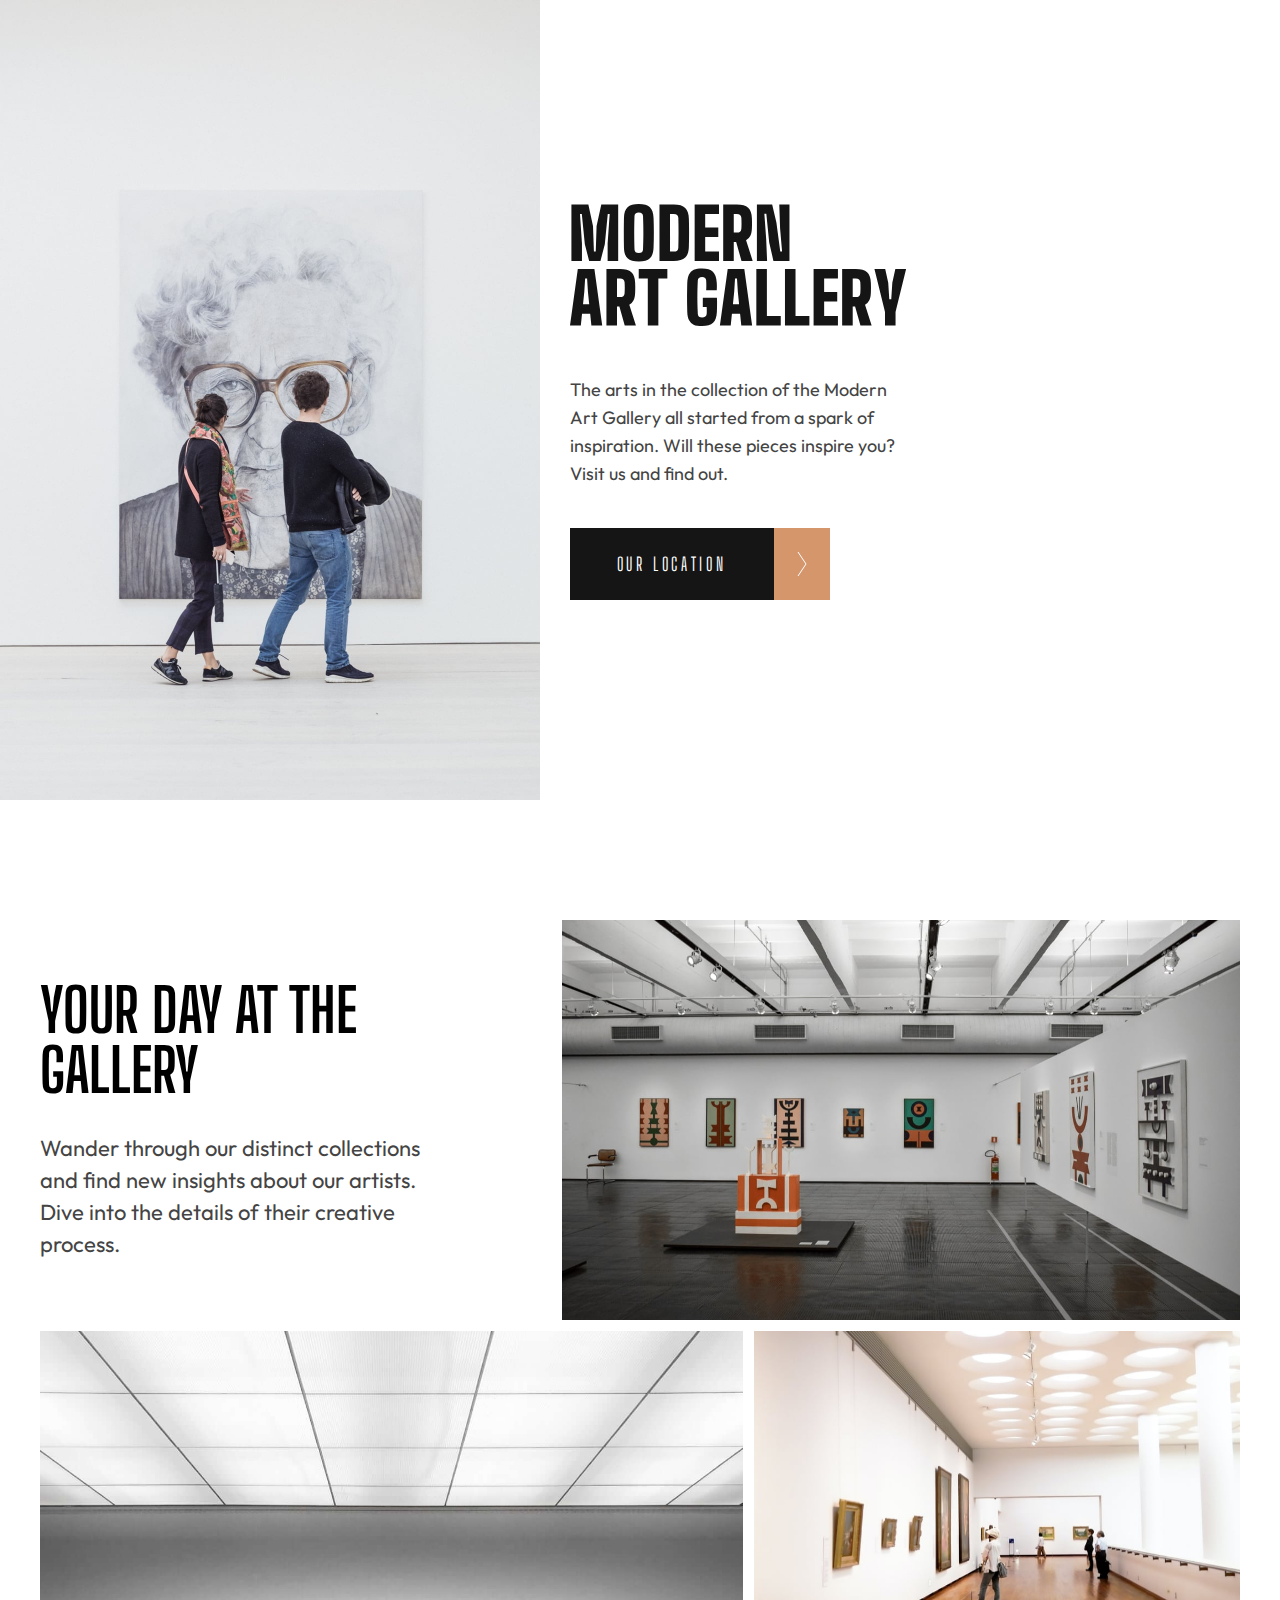
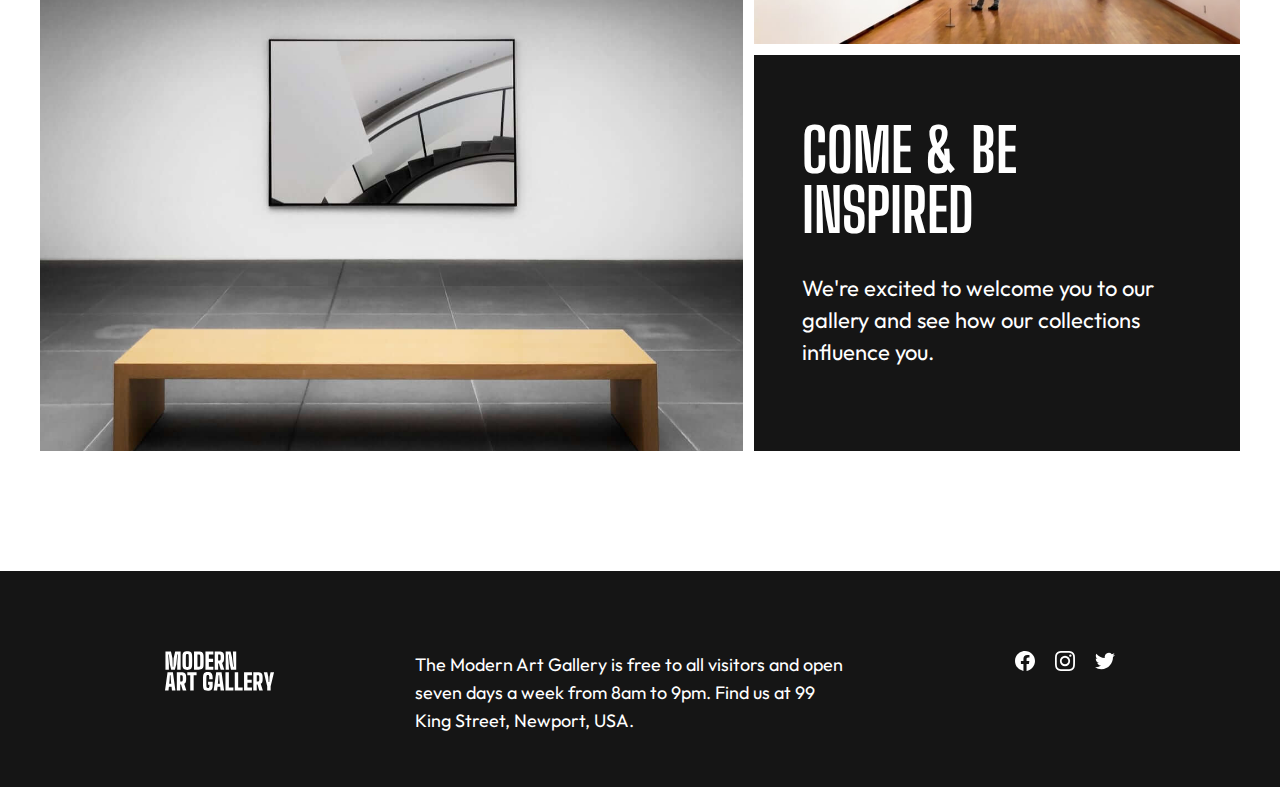
<file: index.html>
<!DOCTYPE html>
<html lang="en">

<head>
  <meta charset="UTF-8">
  <meta http-equiv="X-UA-Compatible" content="IE=edge">
  <meta name="viewport" content="width=device-width, initial-scale=1.0">
  <link rel="icon" type="image/png" sizes="32x32" href="./assets/favicon-32x32.png">
  <link rel="preconnect" href="https://fonts.googleapis.com">
  <link rel="preconnect" href="https://fonts.gstatic.com" crossorigin>
  <link
    href="https://fonts.googleapis.com/css2?family=Big+Shoulders+Display:wght@900&family=Outfit:wght@300&display=swap"
    rel="stylesheet">
  <title>Frontend Mentor | Art gallery website</title>
  <link rel="stylesheet" href="./css/normalize.css">
  <link rel="stylesheet" href="./css/styles.css">
</head>

<body>
  <div class="wrapper">
    <header class="home-header">
      <picture>
        <img src="./assets/mobile/image-hero@2x.jpg" alt="two people looking at a painting">
      </picture>
      <div class="hero-text">
        <h1>
          <svg xmlns="http://www.w3.org/2000/svg" viewBox="0 0 111 40">
            <title>Modern Art Gallery</title>
            <path
              d="M3.916 18.656V12.99L3.27 3.27h.598l.99 9.95 1.406 5.436h3.708l1.428-5.435.968-9.95h.621l-.668 9.72v5.665h3.455V.23H10.25L8.706 7.21l-.276 8.406h-.6l-.3-8.407L6.012.23H.462v18.426h3.455Zm18.61.23c1.689 0 2.902-.356 3.64-1.07.736-.714 1.135-1.9 1.197-3.559.061-1.505.092-3.105.092-4.802 0-1.697-.03-3.313-.092-4.848-.062-1.643-.46-2.822-1.198-3.536C25.428.357 24.215 0 22.525 0c-1.688 0-2.913.357-3.673 1.071-.76.714-1.155 1.893-1.186 3.536a237.22 237.22 0 0 0-.046 4.825v.365c.002 1.576.018 3.063.046 4.46.03 1.659.426 2.845 1.186 3.559s1.985 1.07 3.674 1.07Zm0-2.81c-.906 0-1.374-.39-1.405-1.174-.03-.783-.054-1.643-.07-2.58a176.449 176.449 0 0 1 0-5.78c.016-.937.04-1.797.07-2.58.03-.768.499-1.152 1.405-1.152.89 0 1.351.384 1.382 1.152.03.783.057 1.643.08 2.58a117.65 117.65 0 0 1 0 5.78c-.023.937-.05 1.797-.08 2.58-.03.783-.491 1.175-1.382 1.175Zm11.447 2.58c1.735 0 2.987-.368 3.754-1.105.768-.737 1.167-1.95 1.198-3.64a156.416 156.416 0 0 0 0-8.959c-.03-1.689-.43-2.898-1.198-3.628C36.96.595 35.708.23 33.973.23h-4.675v18.426h4.675Zm0-3.04h-1.22V3.271h1.22c.967 0 1.467.422 1.497 1.266.092 3.256.092 6.519 0 9.79-.03.86-.53 1.29-1.497 1.29Zm14.81 3.04v-3.04H44.27v-4.814h4.284v-3.04H44.27V3.271h4.514V.23h-7.97v18.425h7.97Zm4.837 0v-6.218h.783l1.75 6.218h3.663l-2.165-6.794a3.199 3.199 0 0 0 1.405-1.463c.307-.637.476-1.455.506-2.453.016-.43.027-.806.035-1.128.008-.323.008-.645 0-.968a96.42 96.42 0 0 0-.035-1.128c-.061-1.597-.472-2.745-1.232-3.444C57.57.58 56.33.23 54.61.23h-4.445v18.426h3.455Zm.99-9.259h-.99V3.271h.99c.952 0 1.451.422 1.497 1.266a28.055 28.055 0 0 1 0 3.594c-.046.844-.545 1.266-1.497 1.266Zm9.927 9.26-.299-7.072-.599-8.337h.645l.944 9.374 1.382 6.034h5.252V.23h-3.34l.276 7.9.645 7.486h-.598l-1.267-9.512L66.196.23h-4.998v18.426h3.34ZM3.547 39.77l.392-3.847H6.61l.392 3.847h3.547L7.992 21.344H2.557L0 39.77h3.547Zm2.74-6.887H4.262l.415-4.077.276-4.422h.645l.276 4.422.415 4.077Zm9.099 6.887v-6.22h.783l1.75 6.22h3.663l-2.165-6.795a3.199 3.199 0 0 0 1.404-1.463c.308-.637.477-1.454.507-2.452.016-.43.027-.807.035-1.13a22.22 22.22 0 0 0 0-.966c-.008-.323-.02-.7-.035-1.13-.061-1.596-.472-2.744-1.232-3.442-.76-.7-2-1.048-3.72-1.048h-4.445V39.77h3.455Zm.99-9.26h-.99v-6.126h.99c.952 0 1.451.422 1.497 1.267a28.055 28.055 0 0 1 0 3.593c-.046.844-.545 1.267-1.497 1.267Zm12.553 9.26V24.384h2.948v-3.04h-9.374v3.04h2.971V39.77h3.455Zm14.326.23c1.643 0 2.841-.357 3.593-1.071.753-.714 1.167-1.9 1.244-3.559.03-.706.05-1.474.058-2.303a44.296 44.296 0 0 0-.035-2.303h-4.63v2.994h1.267a16.197 16.197 0 0 1 0 2.257c-.03.384-.176.676-.437.876-.261.2-.614.299-1.06.299-.89 0-1.359-.392-1.405-1.175a90.954 90.954 0 0 1-.126-3.535 107.71 107.71 0 0 1 0-3.858c.023-1.29.065-2.472.126-3.547.046-.768.515-1.152 1.405-1.152.845 0 1.29.384 1.336 1.152.03.43.046.96.046 1.59a22.7 22.7 0 0 1-.046 1.588h3.455c.03-.353.046-.775.046-1.266 0-.492-.015-.914-.046-1.267-.107-1.643-.53-2.822-1.267-3.536-.737-.714-1.911-1.07-3.524-1.07-1.136 0-2.053.157-2.752.471a3.032 3.032 0 0 0-1.543 1.532c-.33.706-.519 1.643-.565 2.81-.015.614-.03 1.328-.046 2.142a135.078 135.078 0 0 0 0 5.102c.016.821.031 1.555.046 2.2.046 1.105.23 1.996.553 2.671a3.01 3.01 0 0 0 1.532 1.486c.699.315 1.624.472 2.775.472Zm9.375-.23.391-3.847h2.672l.391 3.847h3.547l-2.556-18.426h-5.436L49.083 39.77h3.547Zm2.74-6.887h-2.026l.414-4.077.277-4.422h.644l.277 4.422.414 4.077Zm13.636 6.887v-3.04h-4.538V21.343h-3.455V39.77h7.993Zm9.374 0v-3.04h-4.537V21.343h-3.455V39.77h7.992Zm9.351 0v-3.04h-4.514v-4.814H87.5v-3.04h-4.284v-4.492h4.514v-3.04h-7.969V39.77h7.97Zm4.837 0v-6.22h.783l1.75 6.22h3.663l-2.165-6.795a3.199 3.199 0 0 0 1.405-1.463c.307-.637.476-1.454.507-2.452.015-.43.026-.807.034-1.13.008-.322.008-.644 0-.966a96.42 96.42 0 0 0-.034-1.13c-.062-1.596-.473-2.744-1.233-3.442-.76-.7-2-1.048-3.72-1.048h-4.445V39.77h3.455Zm.99-9.26h-.99v-6.126h.99c.953 0 1.452.422 1.498 1.267a28.055 28.055 0 0 1 0 3.593c-.046.844-.545 1.267-1.497 1.267Zm13.037 9.26v-4.4l.253-1.06 3.202-12.966h-3.524l-.99 4.468-.346 5.413h-.645l-.345-5.413-.99-4.468h-3.525l3.202 12.99.253 1.036v4.4h3.455Z"
              fill="#151515" />
          </svg>
        </h1>
        <div class="hero-p-a">
          <p>The arts in the collection of the Modern Art Gallery all started
            from a spark of inspiration. Will these pieces inspire you? Visit
            us and find out.</p>
          <a href="location.html">
            <p>Our Location</p>
            <span>
              <svg xmlns="http://www.w3.org/2000/svg" viewBox="0 0 10 24">
                <title>arrow-right</title>
                <path stroke="#FFF" fill="none" d="m1 0 8 12-8 12" />
              </svg>
            </span>
          </a>
        </div>
      </div>
    </header>

    <main class="home-main">
      <div class="home-main-hero">
        <picture class="home-g1">
          <img src="./assets/mobile/image-grid-1@2x.jpg" alt="An art gallery showroom">
        </picture>
        <section class="home-top-text">
          <h2>Your day at the gallery</h2>
          <p>Wander through our distinct collections and find new insights about
            our artists. Dive into the details of their creative process.</p>
        </section>
      </div>
      <div class="home-main-grid">
        <picture class="home-g2">
          <img src="./assets/mobile/image-grid-2@2x.jpg" alt="A bench and a painting">
        </picture>
        <picture class="home-g3">
          <img src="./assets/mobile/image-grid-3@2x.jpg" alt="people looking at paintings">
        </picture>
        <section class="home-bottom-text">
          <h2>Come &amp; be inspired</h2>
          <p>We're excited to welcome you to our gallery and see how our collections
            influence you.</p>
        </section>
      </div>
    </main>
    <footer class="home-footer">
      <h3>
        <svg xmlns="http://www.w3.org/2000/svg" viewBox="0 0 111 40">
          <title>Modern Art Gallery</title>
          <path
            d="M3.916 18.656V12.99L3.27 3.27h.598l.99 9.95 1.406 5.436h3.708l1.428-5.435.968-9.95h.621l-.668 9.72v5.665h3.455V.23H10.25L8.706 7.21l-.276 8.406h-.6l-.3-8.407L6.012.23H.462v18.426h3.455Zm18.61.23c1.689 0 2.902-.356 3.64-1.07.736-.714 1.135-1.9 1.197-3.559.061-1.505.092-3.105.092-4.802 0-1.697-.03-3.313-.092-4.848-.062-1.643-.46-2.822-1.198-3.536C25.428.357 24.215 0 22.525 0c-1.688 0-2.913.357-3.673 1.071-.76.714-1.155 1.893-1.186 3.536a237.22 237.22 0 0 0-.046 4.825v.365c.002 1.576.018 3.063.046 4.46.03 1.659.426 2.845 1.186 3.559s1.985 1.07 3.674 1.07Zm0-2.81c-.906 0-1.374-.39-1.405-1.174-.03-.783-.054-1.643-.07-2.58a176.449 176.449 0 0 1 0-5.78c.016-.937.04-1.797.07-2.58.03-.768.499-1.152 1.405-1.152.89 0 1.351.384 1.382 1.152.03.783.057 1.643.08 2.58a117.65 117.65 0 0 1 0 5.78c-.023.937-.05 1.797-.08 2.58-.03.783-.491 1.175-1.382 1.175Zm11.447 2.58c1.735 0 2.987-.368 3.754-1.105.768-.737 1.167-1.95 1.198-3.64a156.416 156.416 0 0 0 0-8.959c-.03-1.689-.43-2.898-1.198-3.628C36.96.595 35.708.23 33.973.23h-4.675v18.426h4.675Zm0-3.04h-1.22V3.271h1.22c.967 0 1.467.422 1.497 1.266.092 3.256.092 6.519 0 9.79-.03.86-.53 1.29-1.497 1.29Zm14.81 3.04v-3.04H44.27v-4.814h4.284v-3.04H44.27V3.271h4.514V.23h-7.97v18.425h7.97Zm4.837 0v-6.218h.783l1.75 6.218h3.663l-2.165-6.794a3.199 3.199 0 0 0 1.405-1.463c.307-.637.476-1.455.506-2.453.016-.43.027-.806.035-1.128.008-.323.008-.645 0-.968a96.42 96.42 0 0 0-.035-1.128c-.061-1.597-.472-2.745-1.232-3.444C57.57.58 56.33.23 54.61.23h-4.445v18.426h3.455Zm.99-9.259h-.99V3.271h.99c.952 0 1.451.422 1.497 1.266a28.055 28.055 0 0 1 0 3.594c-.046.844-.545 1.266-1.497 1.266Zm9.927 9.26-.299-7.072-.599-8.337h.645l.944 9.374 1.382 6.034h5.252V.23h-3.34l.276 7.9.645 7.486h-.598l-1.267-9.512L66.196.23h-4.998v18.426h3.34ZM3.547 39.77l.392-3.847H6.61l.392 3.847h3.547L7.992 21.344H2.557L0 39.77h3.547Zm2.74-6.887H4.262l.415-4.077.276-4.422h.645l.276 4.422.415 4.077Zm9.099 6.887v-6.22h.783l1.75 6.22h3.663l-2.165-6.795a3.199 3.199 0 0 0 1.404-1.463c.308-.637.477-1.454.507-2.452.016-.43.027-.807.035-1.13a22.22 22.22 0 0 0 0-.966c-.008-.323-.02-.7-.035-1.13-.061-1.596-.472-2.744-1.232-3.442-.76-.7-2-1.048-3.72-1.048h-4.445V39.77h3.455Zm.99-9.26h-.99v-6.126h.99c.952 0 1.451.422 1.497 1.267a28.055 28.055 0 0 1 0 3.593c-.046.844-.545 1.267-1.497 1.267Zm12.553 9.26V24.384h2.948v-3.04h-9.374v3.04h2.971V39.77h3.455Zm14.326.23c1.643 0 2.841-.357 3.593-1.071.753-.714 1.167-1.9 1.244-3.559.03-.706.05-1.474.058-2.303a44.296 44.296 0 0 0-.035-2.303h-4.63v2.994h1.267a16.197 16.197 0 0 1 0 2.257c-.03.384-.176.676-.437.876-.261.2-.614.299-1.06.299-.89 0-1.359-.392-1.405-1.175a90.954 90.954 0 0 1-.126-3.535 107.71 107.71 0 0 1 0-3.858c.023-1.29.065-2.472.126-3.547.046-.768.515-1.152 1.405-1.152.845 0 1.29.384 1.336 1.152.03.43.046.96.046 1.59a22.7 22.7 0 0 1-.046 1.588h3.455c.03-.353.046-.775.046-1.266 0-.492-.015-.914-.046-1.267-.107-1.643-.53-2.822-1.267-3.536-.737-.714-1.911-1.07-3.524-1.07-1.136 0-2.053.157-2.752.471a3.032 3.032 0 0 0-1.543 1.532c-.33.706-.519 1.643-.565 2.81-.015.614-.03 1.328-.046 2.142a135.078 135.078 0 0 0 0 5.102c.016.821.031 1.555.046 2.2.046 1.105.23 1.996.553 2.671a3.01 3.01 0 0 0 1.532 1.486c.699.315 1.624.472 2.775.472Zm9.375-.23.391-3.847h2.672l.391 3.847h3.547l-2.556-18.426h-5.436L49.083 39.77h3.547Zm2.74-6.887h-2.026l.414-4.077.277-4.422h.644l.277 4.422.414 4.077Zm13.636 6.887v-3.04h-4.538V21.343h-3.455V39.77h7.993Zm9.374 0v-3.04h-4.537V21.343h-3.455V39.77h7.992Zm9.351 0v-3.04h-4.514v-4.814H87.5v-3.04h-4.284v-4.492h4.514v-3.04h-7.969V39.77h7.97Zm4.837 0v-6.22h.783l1.75 6.22h3.663l-2.165-6.795a3.199 3.199 0 0 0 1.405-1.463c.307-.637.476-1.454.507-2.452.015-.43.026-.807.034-1.13.008-.322.008-.644 0-.966a96.42 96.42 0 0 0-.034-1.13c-.062-1.596-.473-2.744-1.233-3.442-.76-.7-2-1.048-3.72-1.048h-4.445V39.77h3.455Zm.99-9.26h-.99v-6.126h.99c.953 0 1.452.422 1.498 1.267a28.055 28.055 0 0 1 0 3.593c-.046.844-.545 1.267-1.497 1.267Zm13.037 9.26v-4.4l.253-1.06 3.202-12.966h-3.524l-.99 4.468-.346 5.413h-.645l-.345-5.413-.99-4.468h-3.525l3.202 12.99.253 1.036v4.4h3.455Z"
            fill="#FFF" />
        </svg>
      </h3>
      <p>The Modern Art Gallery is free to all visitors and open seven days a week
        from 8am to 9pm. Find us at 99 King Street, Newport, USA.</p>
      <ul class="social">
        <li>
          <a href="https://www.facebook.com/" target="_blank">
            <svg viewBox="0 0 24 24" xmlns="http://www.w3.org/2000/svg">
              <title>Facebook</title>
              <path fill="currentColor"
                d="M23.998 12c0-6.628-5.372-12-11.999-12C5.372 0 0 5.372 0 12c0 5.988 4.388 10.952 10.124 11.852v-8.384H7.078v-3.469h3.046V9.356c0-3.008 1.792-4.669 4.532-4.669 1.313 0 2.686.234 2.686.234v2.953H15.83c-1.49 0-1.955.925-1.955 1.874V12h3.328l-.532 3.469h-2.796v8.384c5.736-.9 10.124-5.864 10.124-11.853z" />
            </svg>
          </a>
        </li>
        <li>
          <a href="https://www.instagram.com/" target="_blank">
            <svg viewBox="0 0 24 24" xmlns="http://www.w3.org/2000/svg">
              <title>Instagram</title>
              <path fill="currentColor"
                d="M12 0C8.74 0 8.333.015 7.053.072 5.775.132 4.905.333 4.14.63c-.789.306-1.459.717-2.126 1.384S.935 3.35.63 4.14C.333 4.905.131 5.775.072 7.053.012 8.333 0 8.74 0 12s.015 3.667.072 4.947c.06 1.277.261 2.148.558 2.913a5.885 5.885 0 001.384 2.126A5.868 5.868 0 004.14 23.37c.766.296 1.636.499 2.913.558C8.333 23.988 8.74 24 12 24s3.667-.015 4.947-.072c1.277-.06 2.148-.262 2.913-.558a5.898 5.898 0 002.126-1.384 5.86 5.86 0 001.384-2.126c.296-.765.499-1.636.558-2.913.06-1.28.072-1.687.072-4.947s-.015-3.667-.072-4.947c-.06-1.277-.262-2.149-.558-2.913a5.89 5.89 0 00-1.384-2.126A5.847 5.847 0 0019.86.63c-.765-.297-1.636-.499-2.913-.558C15.667.012 15.26 0 12 0zm0 2.16c3.203 0 3.585.016 4.85.071 1.17.055 1.805.249 2.227.415.562.217.96.477 1.382.896.419.42.679.819.896 1.381.164.422.36 1.057.413 2.227.057 1.266.07 1.646.07 4.85s-.015 3.585-.074 4.85c-.061 1.17-.256 1.805-.421 2.227a3.81 3.81 0 01-.899 1.382 3.744 3.744 0 01-1.38.896c-.42.164-1.065.36-2.235.413-1.274.057-1.649.07-4.859.07-3.211 0-3.586-.015-4.859-.074-1.171-.061-1.816-.256-2.236-.421a3.716 3.716 0 01-1.379-.899 3.644 3.644 0 01-.9-1.38c-.165-.42-.359-1.065-.42-2.235-.045-1.26-.061-1.649-.061-4.844 0-3.196.016-3.586.061-4.861.061-1.17.255-1.814.42-2.234.21-.57.479-.96.9-1.381.419-.419.81-.689 1.379-.898.42-.166 1.051-.361 2.221-.421 1.275-.045 1.65-.06 4.859-.06l.045.03zm0 3.678a6.162 6.162 0 100 12.324 6.162 6.162 0 100-12.324zM12 16c-2.21 0-4-1.79-4-4s1.79-4 4-4 4 1.79 4 4-1.79 4-4 4zm7.846-10.405a1.441 1.441 0 01-2.88 0 1.44 1.44 0 012.88 0z" />
            </svg>
          </a>
        </li>
        <li>
          <a href="https://www.twitter.com/" target="_blank">
            <svg viewBox="0 0 24 24" xmlns="http://www.w3.org/2000/svg">
              <title>Twitter</title>
              <path fill="currentColor"
                d="M23.954 4.569a10 10 0 01-2.825.775 4.958 4.958 0 002.163-2.723c-.951.555-2.005.959-3.127 1.184a4.92 4.92 0 00-8.384 4.482C7.691 8.094 4.066 6.13 1.64 3.161a4.822 4.822 0 00-.666 2.475c0 1.71.87 3.213 2.188 4.096a4.904 4.904 0 01-2.228-.616v.061a4.923 4.923 0 003.946 4.827 4.996 4.996 0 01-2.212.085 4.937 4.937 0 004.604 3.417 9.868 9.868 0 01-6.102 2.105c-.39 0-.779-.023-1.17-.067a13.995 13.995 0 007.557 2.209c9.054 0 13.999-7.496 13.999-13.986 0-.209 0-.42-.015-.63a9.936 9.936 0 002.46-2.548l-.047-.02z" />
            </svg>
          </a>
        </li>
      </ul>
    </footer>
  </div>

</body>

</html>
</file>
<file: css/styles.css>
:root {
  --font-heading: 'Big Shoulders Display', cursive;
  --font-body: 'Outfit', sans-serif;
  --color-black: hsl(0, 0%, 8.2%);
  --color-white: hsl(0, 0%, 100%);
  --color-gray: hsl(0, 0%, 26.7%);
  --color-accent: hsl(24, 55.6%, 62.9%);
}

* {
  box-sizing: border-box;
  margin: 0;
  padding: 0;
}

input,
select,
textarea,
button {
  border: none;
  box-shadow: none;
  outline: none;
}

a {
  text-decoration: none;
}

a:link,
a:visited,
a:hover,
a:active {
  color: inherit;
}

ul,
ol {
  list-style: none;
}

body {
  font-family: var(--font-body);
}

h1,
h2,
h3,
h4,
h5,
h6,
a {
  font-family: var(--font-heading);
  text-transform: uppercase;
}

img {
  max-width: 100%;
  height: auto;
}

picture {
  display: flex;
  max-width: 100%;
}

.wrapper {
  max-width: 1440px;
  margin: 0 auto;
}

.home-header {
  margin-bottom: 120px;
}

.home-header img {
  display: block;
  margin: 0 auto;
}

.home-header h1 {
  margin: 32px 0;
}

.home-header h1 svg {
  height: 110px;
  width: 343px;
  transform: translateX(-20px);
}

.hero-text {
  padding: 0 16px;
}

.location {
  background-color: var(--color-black);
}

.hero-p-a a p,
.location-header a p {
  margin: 0 auto;
  color: var(--color-white);
}

.home-header p {
  font-size: 1.125rem;
  line-height: 1.75rem;
  color: var(--color-gray);
  margin-bottom: 32px;
}

.home-header a,
.location-header a.back {
  display: flex;
  justify-content: space-between;
  align-items: center;
  height: 4.5rem;
  width: 16.25rem;
  font-size: 1.25rem;
  line-height: 1.5rem;
  letter-spacing: 0.2273rem;
  background-color: var(--color-black);
}

.location-header a.back {
  flex-direction: row-reverse;
}

.home-header a span,
.location-header a.back span {
  display: flex;
  align-items: center;
  justify-content: center;
  flex-basis: 3.5rem;
  height: 4.5rem;
  cursor: pointer;
  background-color: var(--color-accent);
}

.home-header a span svg,
.location-header a.back span svg {
  width: 0.625rem;
  height: 1.5rem;
}

.location-header {
  position: relative;
}

.location-header a.back {
  position: absolute;
  z-index: 900;
  top: 0;
  left: 0;
}

.home-main,
.location-main {
  padding: 0 16px;
}

.location-main {
  padding-top: 48px;
  padding-bottom: 56px;
}

.location-hero h1 {
  margin-top: 0;
  margin-bottom: 48px;
  font-size: 3.125rem;
  line-height: 2.8125rem;
  color: var(--color-white);
}

.location-hero h2 {
  font-size: 2rem;
  line-height: 2rem;
  margin-bottom: 20px;
  color: var(--color-accent);
}

.location-hero p {
  font-size: 1.125rem;
  line-height: 1.75rem;
  color: var(--color-white);
}

.address-details {
  margin-top: 20px;
}

.home-g1 img {
  display: block;
  margin: 0 auto;
}

.home-top-text {
  margin-top: 25px;
  margin-bottom: 32px;
}

.home-top-text h2 {
  font-size: 3.125rem;
  line-height: 2.8125rem;
  margin-bottom: 20px;
}

.home-top-text p {
  font-size: 1.125rem;
  line-height: 1.75rem;
  color: var(--color-gray);
}

.home-g2,
.home-g3 {
  justify-content: center;
  margin-bottom: 16px;
}

.home-bottom-text {
  height: 18.3125rem;
  padding: 47.5px 24px;
  color: var(--color-white);
  background-color: var(--color-black);
}

.home-bottom-text h2 {
  font-size: 3.125rem;
  line-height: 2.8125rem;
  margin-bottom: 24px;
}

.home-bottom-text p {
  font-size: 1.125rem;
  line-height: 1.75rem;
}

.home-footer {
  height: 21rem;
  margin-top: 120px;
  padding: 48px 32px;
  color: var(--color-white);
  background-color: var(--color-black);
}

.location-footer {
  margin-top: 0;
  color: var(--color-black);
  background-color: var(--color-accent);
}

.home-footer h3,
.home-footer p {
  margin-bottom: 38px;
}

.home-footer h3 svg {
  width: 110px;
  height: 40px;
}

.location-footer h3 svg path {
  fill: var(--color-black);
}

.home-footer p {
  font-size: 1rem;
  line-height: 1.625rem;
}

.social {
  display: flex;
  align-items: center;
}

.social a {
  width: 1.25rem;
  height: 1.25rem;
}

.social li+li {
  margin-left: 20px;
}

.social a svg {
  width: 1.25rem;
  height: 1.25rem;
  color: var(--color-white);
}

.location-footer .social a svg {
  color: var(--color-black);
}

.location-header #map {
  height: 550px;
}

.leaflet-control-attribution {
  display: none;
}

.leaflet-touch .leaflet-bar a {
  color: var(--color-accent);
  background-color: var(--color-black);
}

.leaflet-pane.leaflet-tile-pane {
  filter: grayscale(100%) brightness(0.95);
}

.leaflet-popup-content-wrapper {
  background: var(--color-gray) url(../assets/logo-light.svg) no-repeat top 10px left 20px/50px 20px;
  color: var(--color-white);
}

.leaflet-popup-content-wrapper h2 {
  font-size: 1rem;
  line-height: 1.125rem;
  letter-spacing: 0.0313rem;
  margin: 40px 0 5px 0;
  color: var(--color-accent);
  text-shadow: 1px 1px 2px var(--color-black);
  filter: brightness(1.2);
}

.leaflet-popup-content-wrapper p {
  font-size: 12px;
  margin: 0;
}

.leaflet-popup-tip {
  background: var(--color-gray);
}

.leaflet-container a.leaflet-popup-close-button {
  color: var(--color-white);
}

.leaflet-container a.leaflet-popup-close-button:focus {
  color: var(--color-accent);
}

.leaflet-touch .leaflet-control-layers,
.leaflet-touch .leaflet-bar {
  border: none;
}

.leaflet-touch .leaflet-bar a {
  text-shadow: 1px 1px 2px var(--color-gray);
  line-height: 26px;
}

@media (hover: hover) {

  .home-header a,
  .location-header a.back {
    transition: background-color 0.4s linear;
  }

  .home-header a span,
  .location-header a.back {
    transition: background-color 0.3s ease-in-out;
  }

  .home-header a:hover,
  .location-header a.back:hover {
    background-color: var(--color-accent);
  }

  .home-header a:hover span,
  .location-header a.back:hover span {
    background-color: var(--color-black);
  }

  .location-header a.back:hover span {
    background-color: var(--color-black);
  }

  .home-footer .social a:hover svg path {
    fill: var(--color-accent);
    transition: fill 0.3s ease-in-out;
  }

  .location-footer .social a:hover svg path {
    fill: var(--color-white);
    transition: fill 0.3s ease-in-out;
  }

  .leaflet-container a.leaflet-popup-close-button:hover {
    color: var(--color-accent);
  }

}

@media (min-width: 48em) {
  .home-header {
    display: flex;
    justify-content: flex-end;
    align-items: center;
    height: 43.75rem;
    padding: unset;
    background: url(../assets/tablet/image-hero@2x.jpg) no-repeat top 0 left 0/437px 700px;
  }

  .home-header img {
    display: none;
  }

  .hero-text {
    padding: 0 40px 0 0;
    flex-basis: 339px;
  }

  .home-header h1 {
    margin: 0;
  }

  .home-header p {
    margin: 40px 0;
  }

  .home-header h1 svg {
    height: 130px;
    width: 339px;
    transform: translateX(0);
  }

  .location-header a.back {
    left: 40px;
  }

  .location-header #map {
    height: 600px;
  }

  .home-main,
  .location-main {
    padding: 0 40px;
  }

  .location-main {
    padding-top: 88px;
    padding-bottom: 80px;
  }

  .location-hero {
    display: flex;
    justify-content: space-between;
  }

  .location-hero h1 {
    font-size: 3.4375rem;
    line-height: 3.125rem;
    flex-basis: 13.9375rem;
  }

  .location-address {
    flex-basis: 24.875rem;
  }

  .home-main>*,
  .home-main-hero>*,
  .home-main-grid>* {
    margin: 0;
  }

  .home-g1 img,
  .home-g2 img,
  .home-g3 img {
    display: none;
  }

  .home-main picture {
    display: flex;
    width: 100%;
  }

  .home-main-hero {
    display: flex;
    flex-direction: row-reverse;
    justify-content: space-between;
    margin-bottom: 11px;
  }

  .home-top-text {
    flex-basis: 32.5%;
    padding-top: 38px;
  }

  .home-g1 {
    height: 400px;
    flex-basis: 56.5%;
    background: url(../assets/tablet/image-grid-1@2x.jpg) no-repeat center center/cover;
  }

  .home-main-grid {
    display: grid;
    grid-template-areas:
      "g2 g3"
      "g2 tb";
    grid-template-columns: calc(59.5% - 11px) 40.5%;
    gap: 11px;
  }

  .home-g2 {
    grid-area: g2;
    height: 45rem;
    background: url(../assets/tablet/image-grid-2@2x.jpg) no-repeat center center/cover;
  }

  .home-g3 {
    grid-area: g3;
    height: 19.5625rem;
    background: url(../assets/tablet/image-grid-3@2x.jpg) no-repeat center center/cover;
  }

  .home-bottom-text {
    grid-area: tb;
    height: 24.75rem;
    padding: 85px 28.5px;
  }

  .home-footer {
    display: flex;
    justify-content: space-between;
    align-items: flex-start;
    height: 13.5rem;
    padding: 56px 40px;
  }

  .home-footer p {
    flex-basis: 17.5625rem;
    margin-left: 65px;
  }

  .home-footer .social {
    flex-grow: 1;
    justify-content: flex-end;
  }

  .leaflet-right {
    right: 30px;
  }

}


@media (min-width: 64em) {

  .home-header {
    justify-content: center;
  }

  .home-header .hero-text {
    margin-left: 238px;
  }

  .home-footer {
    max-width: 90rem;
    margin: 120px auto 0;
    padding: 80px 165px;
  }

  .location-footer {
    margin-top: 0;
  }

  .home-footer svg {
    height: 58px;
    width: 150px;
  }

}

@media (min-width: 80rem) {
  .home-header {
    height: 50rem;
    background: url(../assets/desktop/image-hero@2x.jpg) no-repeat top 0 left 0/33.75rem 50rem;
  }

  .home-top-text {
    padding-top: 0;
    margin: auto 0;
  }

  .home-top-text h2 {
    font-size: 3.75rem;
    line-height: 3.75rem;
    margin-bottom: 32px;
  }

  .home-top-text p {
    font-size: 1.375rem;
    line-height: 2rem;
  }

  .home-g1 {
    background: url(../assets/desktop/image-grid-1@2x.jpg) no-repeat center center/cover;
  }

  .home-g2 {
    background: url(../assets/desktop/image-grid-2@2x.jpg) no-repeat center center/cover;
  }

  .home-g3 {
    background: url(../assets/desktop/image-grid-3@2x.jpg) no-repeat center center/cover;
  }

  .home-bottom-text {
    padding: 64.5px 47.5px;
  }

  .home-bottom-text h2 {
    font-size: 3.75rem;
    line-height: 3.75rem;
    margin-bottom: 32px;
  }

  .home-bottom-text p {
    font-size: 1.375rem;
    line-height: 2rem;
  }

  .home-footer p {
    flex-basis: 26.875rem;
    font-size: 1.125rem;
    line-height: 1.75rem;
    margin-left: 140px;
  }

}

@media (min-width: 90rem) {
  .home-header {
    background-blend-mode: difference;
    align-items: initial;
    height: 50rem;
    padding: 190px 165px 0 165px;
    background: url(../assets/desktop/image-hero@2x.jpg) no-repeat top 0 left 28.125rem/33.75rem 50rem, linear-gradient(to right, var(--color-black) 28.125rem, transparent 61.875rem);
  }

  .home-header .hero-text {
    margin: 0;
    padding: 0;
    flex-basis: unset;
    display: flex;
    justify-content: space-between;
  }

  .home-header h1 {
    color: var(--color-white);
    mix-blend-mode: difference;
  }

  .home-header h1 svg {
    height: auto;
    width: 445px;
    transform: translateX(11.5px);
    mix-blend-mode: color;
  }

  .home-header h1 svg path {
    fill: currentColor;
  }

  .location-header a.back {
    left: 165px;
  }


  .hero-p-a {
    flex-basis: 21.875rem
  }

  .hero-p-a p {
    margin-top: 0;
    margin-bottom: 64px;
    padding-top: 0;
    font-size: 1.375rem;
    line-height: 2rem;
  }

  .home-main,
  .location-main {
    padding: 0 165px;
  }

  .location-main {
    padding-top: 104px;
    padding-bottom: 128px;
  }

  .home-main-hero {
    margin-bottom: 30px;
  }

  .location-hero h1 {
    font-size: 4.375rem;
    line-height: 4.375rem;
    flex-basis: 21.875rem;
  }

  .location-address {
    flex-basis: 33.75rem;
  }

  .location-hero h2 {
    font-size: 2.25rem;
    line-height: 2.25rem;
    margin-bottom: 24px;
  }

  .location-hero p {
    font-size: 1.375rem;
    line-height: 2rem;
  }

  .address-details {
    margin-top: 32px;
  }

  .home-g1 {
    flex-basis: 57.25%;
  }

  .home-top-text p {
    padding-right: 5px;
  }

  .home-main-grid {
    grid-template-columns: calc(59.5% - 30px) 40.5%;
    gap: 30px;
  }

  .home-bottom-text {
    height: 23.5625rem;
  }

  .home-footer {
    margin-top: 180px;
    height: 15.25rem;
  }

  .location-footer {
    margin-top: 0;
  }

  .leaflet-right {
    right: 155px;
  }

}
</file>
